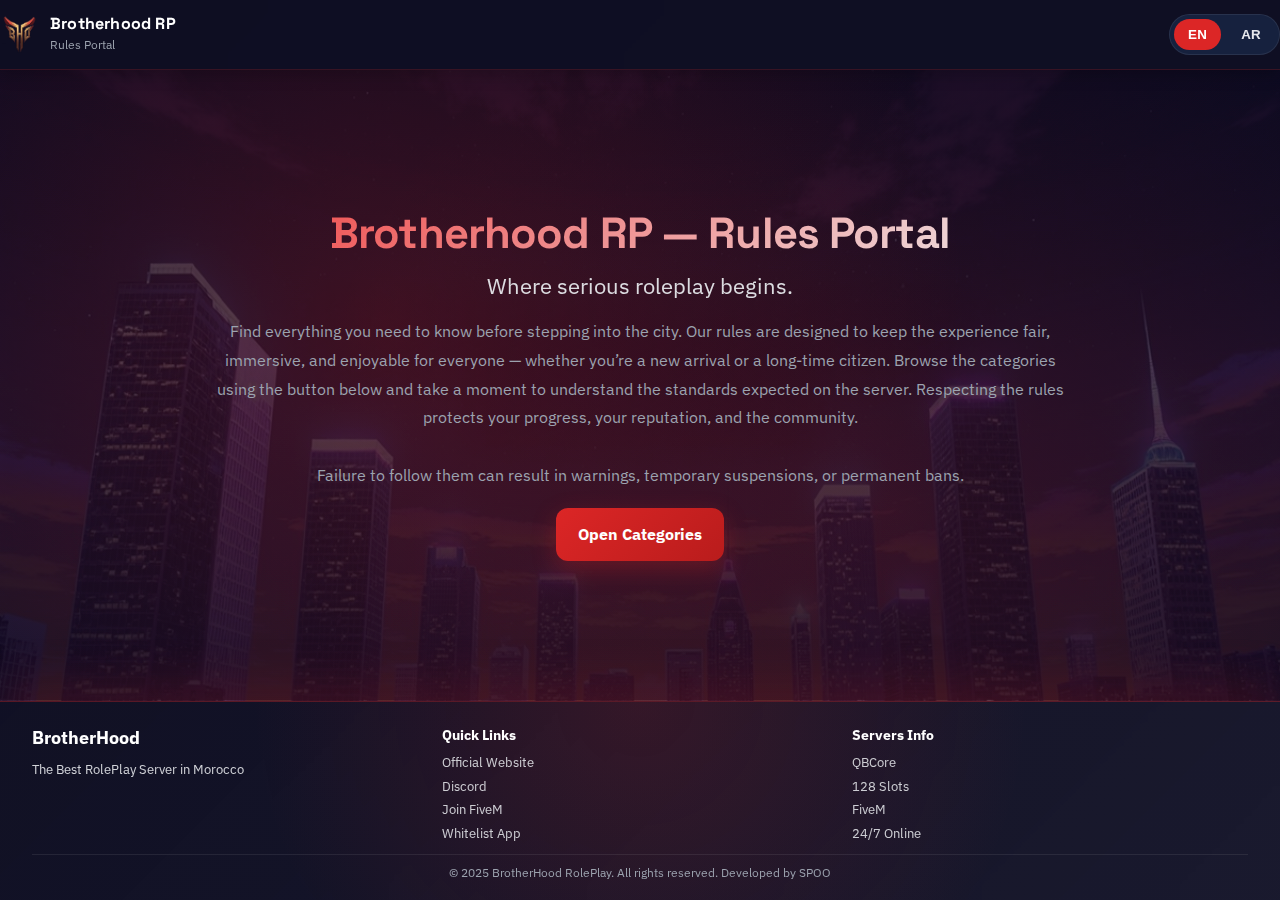
<file: index.html>
<!doctype html>
<html lang="en">
  <head>
    <meta charset="UTF-8" />
    <meta name="viewport" content="width=device-width, initial-scale=1.0" />
    <title>Brotherhood RP — Official Rules Portal</title>
    <meta name="description" content="Brotherhood RP official rules portal. Browse categories, read server guidelines, and understand the standards expected to keep roleplay fair, immersive, and enjoyable." />

    <meta name="robots" content="index,follow" />
    <link rel="canonical" href="https://rules.brotherhoodrp.site/" />
    <link rel="alternate" hreflang="en" href="https://rules.brotherhoodrp.site/?lang=en" />
    <link rel="alternate" hreflang="ar" href="https://rules.brotherhoodrp.site/?lang=ar" />
    <link rel="alternate" hreflang="x-default" href="https://rules.brotherhoodrp.site/" />

    <meta property="og:site_name" content="Brotherhood RP" />
    <meta property="og:type" content="website" />
    <meta property="og:title" content="Brotherhood RP — Official Rules Portal" />
    <meta property="og:description" content="Brotherhood RP official rules portal. Browse categories, read server guidelines, and understand the standards expected to keep roleplay fair, immersive, and enjoyable." />
    <meta property="og:url" content="https://rules.brotherhoodrp.site/" />
    <meta property="og:image" content="https://rules.brotherhoodrp.site/images/preview-sm.png" />

    <meta name="twitter:card" content="summary_large_image" />
    <meta name="twitter:title" content="Brotherhood RP — Official Rules Portal" />
    <meta name="twitter:description" content="Brotherhood RP official rules portal. Browse categories, read server guidelines, and understand the standards expected to keep roleplay fair, immersive, and enjoyable." />
    <meta name="twitter:image" content="https://rules.brotherhoodrp.site/images/preview-sm.png" />
    <link rel="icon" type="image/png" href="./images/icon.png" />
    <link rel="apple-touch-icon" href="./images/icon.png" />
    <link rel="preconnect" href="https://fonts.googleapis.com" />
    <link rel="preconnect" href="https://fonts.gstatic.com" crossorigin />
    <link href="https://fonts.googleapis.com/css2?family=Space+Grotesk:wght@500;600;700&family=IBM+Plex+Sans:wght@400;500;600;700&family=Cairo:wght@400;600;700;800&display=swap" rel="stylesheet" />
    <link rel="stylesheet" href="./css/style.css" />
  </head>
  <body>
    <header class="topbar">
      <div class="container topbar__inner">
        <div class="brand" aria-label="Brotherhood RP">
          <div class="brand__mark" aria-hidden="true"></div>
          <div class="brand__text">
            <div class="brand__title">Brotherhood RP</div>
            <div class="brand__subtitle" id="brandSubtitle">Official Rules</div>
          </div>
        </div>

        <div class="topbar__actions">
          <div class="lang">
            <button class="lang__btn" id="langEn" type="button" aria-pressed="true">EN</button>
            <button class="lang__btn" id="langAr" type="button" aria-pressed="false">AR</button>
          </div>
        </div>
      </div>
    </header>

    <main>
      <section class="hero hero--home">
        <div class="container hero__inner">
          <h1 class="hero__title" id="pageTitle">Brotherhood RP — Rules Portal</h1>
          <p class="hero__subtitle" id="pageSubtitle">Where serious roleplay begins.</p>
          <p class="hero__desc" id="pageDesc">Find everything you need to know before stepping into the city. Our rules are designed to keep the experience fair, immersive, and enjoyable for everyone — whether you’re a new arrival or a long-time citizen. Browse the categories using the button below and take a moment to understand the standards expected on the server. Respecting the rules protects your progress, your reputation, and the community.

Failure to follow them can result in warnings, temporary suspensions, or permanent bans.</p>

          <div class="homeCtas">
            <a class="homeBtn" id="homeBtn" href="./rules.html?lang=en">View Rules Categories</a>
          </div>
        </div>
      </section>
    </main>

    <footer class="footer footer--home">
      <div class="container">
        <div class="footer-content">
          <div class="footer-section">
            <h3>BrotherHood</h3>
            <p>The Best RolePlay Server in Morocco</p>
          </div>

          <div class="footer-section">
            <h4>Quick Links</h4>
            <ul>
              <li><a href="https://www.brotherhoodrp.site/" target="_blank" rel="noreferrer">Official Website</a></li>
              <li><a href="https://discord.com/invite/hh4YygkeNQ" target="_blank" rel="noreferrer">Discord</a></li>
              <li><a href="fivem://connect/cfx.re/join/5d565d">Join FiveM</a></li>
              <li><a href="https://wlapp.brotherhoodrp.site/" target="_blank" rel="noreferrer">Whitelist App</a></li>
            </ul>
          </div>

          <div class="footer-section">
            <h4>Servers Info</h4>
            <ul>
              <li>QBCore</li>
              <li>128 Slots</li>
              <li>FiveM</li>
              <li>24/7 Online</li>
            </ul>
          </div>
        </div>

        <div class="footer-bottom">
          <p>&copy; 2025 BrotherHood RolePlay. All rights reserved. Developed by SPOO</p>
        </div>
      </div>
    </footer>

    <script src="./js/script.js"></script>
  </body>
</html>
</file>
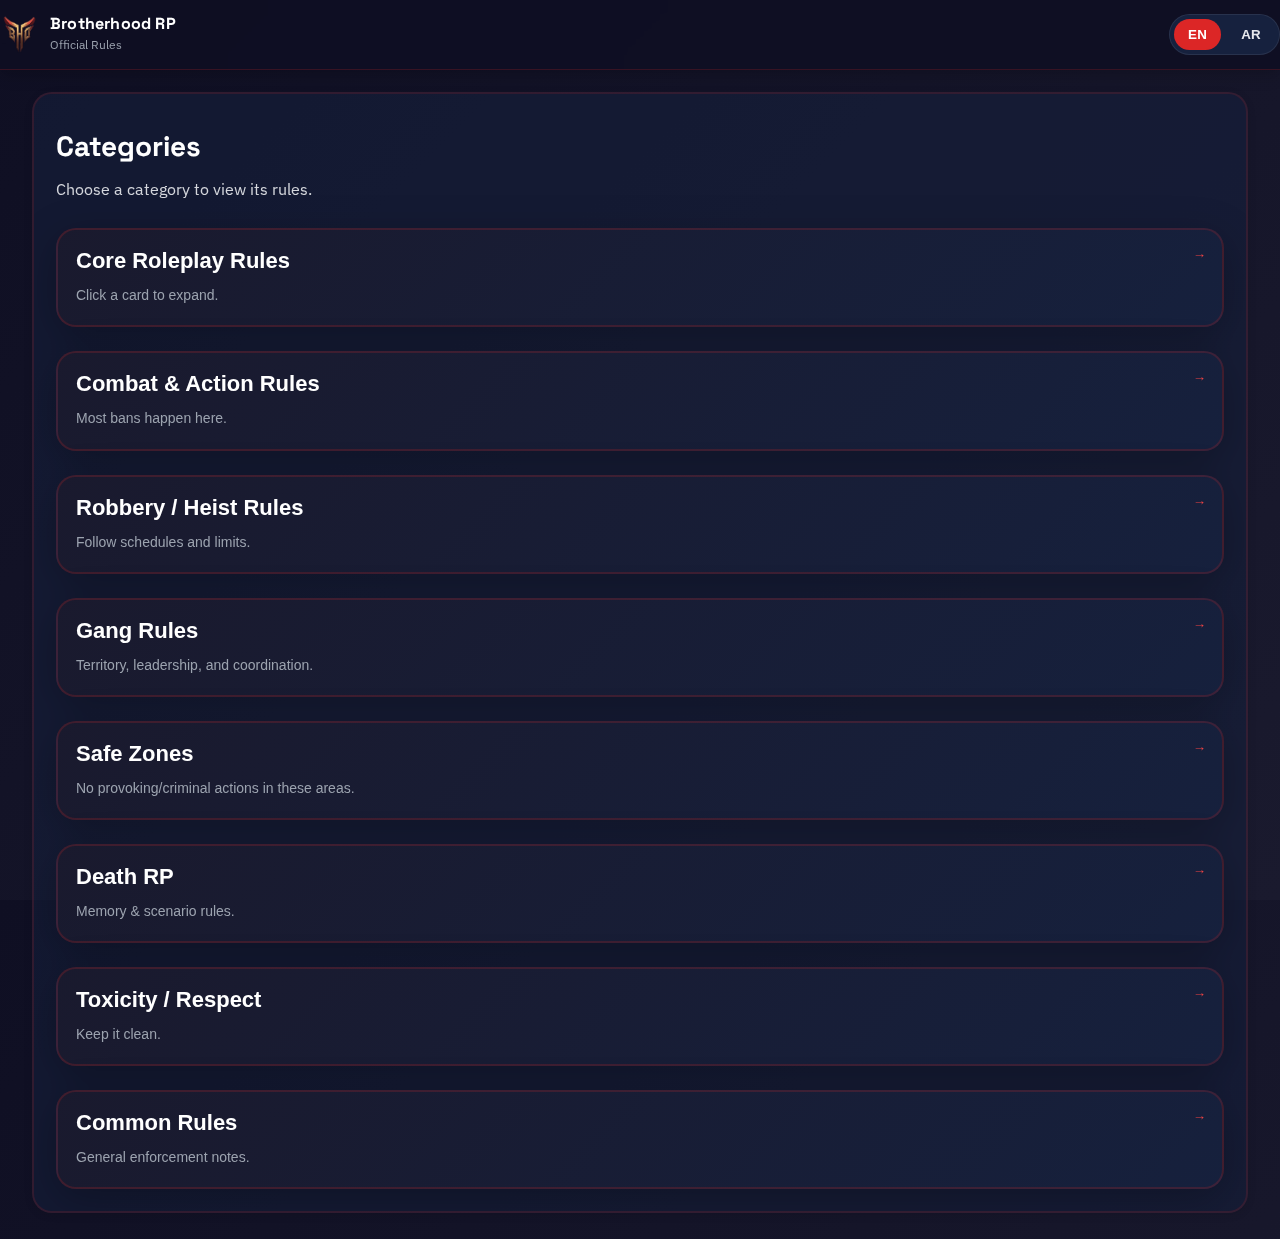
<file: rules.html>
<!doctype html>
<html lang="en">
  <head>
    <meta charset="UTF-8" />
    <meta name="viewport" content="width=device-width, initial-scale=1.0" />
    <title>Brotherhood RP — Rules</title>
    <meta name="description" content="Brotherhood RP official rules." />
    <meta property="og:type" content="website" />
    <meta property="og:url" content="https://rules.brotherhoodrp.site/rules.html" />
    <meta property="og:title" content="Brotherhood RP — Rules" />
    <meta property="og:description" content="Brotherhood RP official rules." />
    <meta property="og:image" content="https://raw.githubusercontent.com/itsSPOO/brotherhood-rulesrp/refs/heads/main/images/preview_sm.png" />
    <meta property="og:image:alt" content="Brotherhood RP Rules" />
    <meta property="twitter:card" content="summary_large_image" />
    <meta property="twitter:title" content="Brotherhood RP — Rules" />
    <meta property="twitter:description" content="Brotherhood RP official rules." />
    <meta property="twitter:image" content="https://raw.githubusercontent.com/itsSPOO/brotherhood-rulesrp/refs/heads/main/images/preview_sm.png" />
    <link rel="icon" type="image/png" href="./images/icon.png" />
    <link rel="apple-touch-icon" href="./images/icon.png" />
    <link rel="preconnect" href="https://fonts.googleapis.com" />
    <link rel="preconnect" href="https://fonts.gstatic.com" crossorigin />
    <link href="https://fonts.googleapis.com/css2?family=Space+Grotesk:wght@500;600;700&family=IBM+Plex+Sans:wght@400;500;600;700&family=Cairo:wght@400;600;700;800&display=swap" rel="stylesheet" />
    <link rel="stylesheet" href="./css/style.css" />
  </head>
  <body class="is-rules">
    <header class="topbar">
      <div class="container topbar__inner">
        <div class="brand" aria-label="Brotherhood RP">
          <div class="brand__mark" aria-hidden="true"></div>
          <div class="brand__text">
            <div class="brand__title">Brotherhood RP</div>
            <div class="brand__subtitle" id="brandSubtitle">Official Rules</div>
          </div>
        </div>

        <div class="topbar__actions">
          <button class="tocToggle" id="tocToggle" type="button">Categories</button>
          <div class="lang">
            <button class="lang__btn" id="langEn" type="button" aria-pressed="true">EN</button>
            <button class="lang__btn" id="langAr" type="button" aria-pressed="false">AR</button>
          </div>
        </div>
      </div>
    </header>

    <div class="tocOverlay" id="tocOverlay" aria-hidden="true">
      <div class="tocOverlay__panel" role="dialog" aria-modal="true" aria-label="Categories">
        <div class="tocOverlay__head">
          <div class="tocOverlay__title" id="tocOverlayTitle">Categories</div>
          <button class="tocOverlay__close" id="tocClose" type="button">Close</button>
        </div>
        <div class="tocOverlay__body">
          <div class="toc__grid toc__grid--mobile" id="tocGridMobile"></div>
        </div>
      </div>
    </div>

    <main>
      <section class="page">
        <div class="container">
          <div class="rulesApp" id="appRoot" data-view="list">
            <div class="rulesApp__panes">
              <div class="pane pane--list">
                <div class="pane__head">
                  <h2 class="pane__title" id="categoriesTitle">Categories</h2>
                  <p class="pane__subtitle" id="categoriesSubtitle">Choose a category to view its rules.</p>
                </div>

                <div class="catGrid" id="categoriesGrid"></div>
              </div>

              <div class="pane pane--detail" aria-live="polite">
                <div class="detailHead">
                  <button class="backBtn" id="backBtn" type="button">Back</button>
                  <div class="detailHead__text">
                    <div class="detailTitle" id="detailTitle">Category</div>
                    <div class="detailHint" id="detailHint"></div>
                  </div>
                </div>

                <div class="detailBody" id="detailBody"></div>

                <div class="detailNav">
                  <button class="nextBtn" id="nextCatBtn" type="button">Next</button>
                </div>
              </div>
            </div>
          </div>
        </div>
      </section>
    </main>

    <script src="./js/script.js"></script>
  </body>
</html>
</file>
<file: css/style.css>
:root{
  --primary-color:#dc2626;
  --primary-dark:#b91c1c;
  --primary-darker:#991b1b;
  --primary-light:#ef4444;

  --font-body:'IBM Plex Sans','Inter',sans-serif;
  --font-heading:'Space Grotesk','Inter',sans-serif;

  --bg-dark:#0f0f23;
  --bg-medium:#1a1a2e;
  --bg-light:#16213e;
  --bg-lighter:#1f2937;

  --text-white:#ffffff;
  --text-light:#e5e7eb;
  --text-gray:#9ca3af;
  --text-dark:#1f2937;

  --success:#22c55e;
  --warning:#f59e0b;
  --info:#3b82f6;
  --perma:#a855f7;

  --spacing-xs:8px;
  --spacing-sm:16px;
  --spacing-md:24px;
  --spacing-lg:32px;
  --spacing-xl:48px;
  --radius-sm:8px;
  --radius-md:12px;
  --radius-lg:16px;
  --radius-xl:20px;
  --radius-full:9999px;

  --transition-fast:0.15s ease;
  --transition-base:0.3s ease;
  --shadow-sm:0 2px 8px rgba(0, 0, 0, 0.1);
  --shadow-md:0 4px 16px rgba(0, 0, 0, 0.2);
  --shadow-lg:0 8px 32px rgba(0, 0, 0, 0.3);
  --shadow-xl:0 16px 48px rgba(0, 0, 0, 0.4);
  --shadow-primary:0 8px 24px rgba(220, 38, 38, 0.3);

  --border:rgba(255,255,255,.10);
  --border2:rgba(220,38,38,.22);
}

*{box-sizing:border-box}
html,body{height:100%}
html{scroll-behavior:smooth}
body{
  margin:0;
  font-family:var(--font-body);
  font-size:16px;
  line-height:1.6;
  background:linear-gradient(135deg, var(--bg-dark) 0%, var(--bg-medium) 100%);
  color:var(--text-white);
  overflow-x:hidden;
}

body:not(.is-rules){
  min-height:100vh;
  display:flex;
  flex-direction:column;
}

body:not(.is-rules) main{flex:1 1 auto;display:flex}

body:not(.is-rules) .hero--home{flex:1 1 auto;display:flex;align-items:center;padding:46px 0}

body[lang="ar"]{font-family:'Cairo',var(--font-body);direction:rtl}
body[lang="en"]{font-family:var(--font-body);direction:ltr}

.brand__title,
.pane__title,
.detailTitle,
.tocOverlay__title,
.hero__title{
  font-family:var(--font-heading);
}

/* Scrollbar (scoped) */
.rulesApp,
.rulesApp .pane,
.detailBody,
.tocOverlay__body{
  scrollbar-color: rgba(220, 38, 38, 0.75) rgba(255,255,255,0.06);
  scrollbar-width: thin;
}

.rulesApp .pane::-webkit-scrollbar,
.detailBody::-webkit-scrollbar,
.tocOverlay__body::-webkit-scrollbar{
  width: 10px;
  height: 10px;
}

.rulesApp .pane::-webkit-scrollbar-track,
.detailBody::-webkit-scrollbar-track,
.tocOverlay__body::-webkit-scrollbar-track{
  background: rgba(255,255,255,0.06);
  border-radius: 999px;
}

.rulesApp .pane::-webkit-scrollbar-thumb,
.detailBody::-webkit-scrollbar-thumb,
.tocOverlay__body::-webkit-scrollbar-thumb{
  background: linear-gradient(180deg, rgba(220, 38, 38, 0.90), rgba(185, 28, 28, 0.70));
  border-radius: 999px;
  border: 2px solid rgba(15, 15, 35, 0.85);
}

.rulesApp .pane::-webkit-scrollbar-thumb:hover,
.detailBody::-webkit-scrollbar-thumb:hover,
.tocOverlay__body::-webkit-scrollbar-thumb:hover{
  background: linear-gradient(180deg, rgba(220, 38, 38, 1), rgba(185, 28, 28, 0.88));
}

a{color:inherit}

.container{
  max-width:1400px;
  margin:0 auto;
  padding:0 var(--spacing-lg);
}

body.is-rules .container{
  max-width:1560px;
}

.topbar{
  position:sticky;
  top:0;
  z-index:50;
  background:rgba(15, 15, 35, 0.95);
  backdrop-filter:blur(10px);
  border-bottom:1px solid rgba(220, 38, 38, 0.2);
  box-shadow:var(--shadow-md);
}

.topbar__inner{
  display:flex;
  align-items:center;
  justify-content:space-between;
  padding:14px 0;
}

.topbar__actions{display:flex;align-items:center;gap:10px}

.tocToggle{
  border:2px solid rgba(255,255,255,.20);
  background:transparent;
  color:var(--text-white);
  padding:10px 14px;
  border-radius:var(--radius-md);
  cursor:pointer;
  font-weight:700;
  letter-spacing:.2px;
  transition:var(--transition-base);
}

.tocToggle:hover{background:rgba(255,255,255,.06)}

@media (min-width: 960px){
  .tocToggle{display:none}
}

.brand{display:flex;align-items:center;gap:12px;user-select:none}
.brand__mark{
  width:38px;height:38px;border-radius:10px;
  background-image: url("../images/logo.png");
  background-size: contain;
  background-repeat: no-repeat;
  background-position: center;
  box-shadow:none;
}
.brand__title{font-weight:800;letter-spacing:.2px;line-height:1.15;color:var(--text-white)}
.brand__subtitle{color:var(--text-gray);font-size:12px;margin-top:2px}

.lang{display:flex;gap:8px}
.lang__btn{
  border:none;
  background:transparent;
  color:var(--text-light);
  padding:8px 14px;
  border-radius:var(--radius-full);
  cursor:pointer;
  font-weight:600;
  letter-spacing:.3px;
}
.lang__btn[aria-pressed="true"]{
  background:var(--primary-color);
  color:var(--text-white);
}

.lang{
  gap:6px;
  background:var(--bg-light);
  padding:4px;
  border-radius:var(--radius-full);
  border:1px solid rgba(255,255,255,.08);
}

.hero{padding:56px 0 26px 0;position:relative;overflow:hidden}
.hero::before{
  content:"";
  position:absolute;inset:0;
  background:radial-gradient(circle at 30% 40%, rgba(220, 38, 38, 0.18), transparent 60%),
             radial-gradient(circle at 70% 70%, rgba(220, 38, 38, 0.12), transparent 60%);
  pointer-events:none;
}
.hero__inner{position:relative;text-align:center;z-index:1}
.hero__title{
  margin:0;
  font-size:clamp(30px, 3.4vw, 46px);
  font-weight:800;
  letter-spacing:-.02em;
  line-height:1.12;
  background: linear-gradient(135deg, rgba(239, 68, 68, 1), rgba(255,255,255,.92));
  -webkit-background-clip:text;
  -webkit-text-fill-color:transparent;
  background-clip:text;
}
.hero__subtitle{margin:10px 0 0 0;color:var(--text-light);font-size:clamp(16px, 1.8vw, 22px);opacity:.95}
.hero__desc{margin:14px auto 0 auto;max-width:860px;color:var(--text-gray);line-height:1.8;white-space:pre-line}

.hero--home{
  padding:72px 0 54px 0;
  isolation:isolate;
}

.hero--home::after{
  content:"";
  position:absolute;
  inset:0;
  background:
    linear-gradient(180deg, rgba(15,15,35,.86) 0%, rgba(15,15,35,.78) 45%, rgba(15,15,35,.92) 100%),
    url("../images/hero-bg.jpg");
  background-size:cover;
  background-position:center;
  filter:saturate(1.05) contrast(1.05);
  z-index:-1;
  pointer-events:none;
}

.hero--home::before{
  background: radial-gradient(circle at 30% 40%, rgba(220, 38, 38, 0.22), transparent 60%),
             radial-gradient(circle at 70% 70%, rgba(220, 38, 38, 0.14), transparent 60%);
}

.homeCtas{margin-top:18px;display:flex;justify-content:center}

.homeBtn{
  display:inline-flex;
  align-items:center;
  justify-content:center;
  gap:10px;
  padding:14px 22px;
  border-radius:var(--radius-md);
  text-decoration:none;
  font-weight:800;
  color:var(--text-white);
  background: linear-gradient(135deg, var(--primary-color), var(--primary-dark));
  box-shadow: var(--shadow-primary);
  transition: var(--transition-base);
}

.homeBtn:hover{transform: translateY(-2px); box-shadow: 0 12px 32px rgba(220, 38, 38, 0.4)}

.homeImages{margin-top:22px;display:flex;justify-content:center}

.homeImages__banner{
  width:min(980px, 100%);
  height:auto;
  border-radius:var(--radius-xl);
  border:1px solid rgba(255,255,255,.08);
  box-shadow: var(--shadow-lg);
}

.page{padding:22px 0 26px 0}

.rulesApp{
  border:2px solid rgba(220, 38, 38, 0.15);
  background:rgba(22, 33, 62, 0.55);
  border-radius:var(--radius-xl);
  box-shadow:var(--shadow-sm);
  overflow:hidden;
}

body.is-rules .rulesApp{
  min-height: 620px;
}

.rulesApp__panes{
  width:200%;
  display:flex;
  transition: transform 0.45s cubic-bezier(0.34, 1.56, 0.64, 1);
  will-change: transform;
}

.pane{
  flex:0 0 50%;
  padding:18px;
  min-height:420px;
}

body.is-rules .pane{
  padding:22px;
}

@media (min-width: 960px){
  .rulesApp__panes{
    width:100%;
    transform:none !important;
    transition:none;
    height:100%;
  }

  .pane{
    flex:initial;
    min-height:auto;
    height:100%;
  }

  .rulesApp[data-view="list"] .pane--detail{display:none}
  .rulesApp[data-view="list"] .pane--list{flex:1}

  .rulesApp[data-view="detail"]{
    height: min(920px, calc(100vh - 170px));
  }

  .rulesApp[data-view="detail"] .pane--list{overflow:auto}
  .rulesApp[data-view="detail"] .pane--detail{overflow:hidden}

  .rulesApp[data-view="detail"] .pane--list{
    flex:0 0 520px;
    border-right:1px solid rgba(255,255,255,.08);
  }

  html[dir="rtl"] .rulesApp[data-view="detail"] .pane--list{
    border-right:0;
    border-left:1px solid rgba(255,255,255,.08);
  }

  .rulesApp[data-view="detail"] .pane--detail{display:block;flex:1}

  .backBtn{display:none}
}

.pane__head{padding:8px 0 12px 0}
.pane__title{margin:0;font-size:28px;font-weight:800;color:var(--text-white)}
.pane__subtitle{margin:8px 0 0 0;color:var(--text-light);opacity:.92;line-height:1.6}

.rulesApp[data-view="list"] .rulesApp__panes{transform: translateX(0)}
.rulesApp[data-view="detail"] .rulesApp__panes{transform: translateX(-50%)}
html[dir="rtl"] .rulesApp[data-view="detail"] .rulesApp__panes{transform: translateX(50%)}

.catGrid{
  margin-top:14px;
  display:grid;
  grid-template-columns:repeat(2, minmax(0, 1fr));
  gap:var(--spacing-md);
}
@media (max-width: 860px){
  .catGrid{grid-template-columns:1fr}
}

@media (min-width: 960px){
  .catGrid{grid-template-columns:1fr}
}

.catCard{
  width:100%;
  text-align:left;
  cursor:pointer;
  border:2px solid rgba(220, 38, 38, 0.20);
  background: linear-gradient(135deg, rgba(26, 26, 46, 0.95) 0%, rgba(22, 33, 62, 0.95) 100%);
  border-radius:var(--radius-xl);
  padding:18px;
  box-shadow: 0 10px 40px rgba(0, 0, 0, 0.25);
  transition: all 0.4s cubic-bezier(0.34, 1.56, 0.64, 1);
  position:relative;
  overflow:hidden;
}

.catCard--active{
  border-color: rgba(220, 38, 38, 0.65);
  box-shadow: 0 18px 50px rgba(220, 38, 38, 0.22);
}

.catCard:hover{
  transform: translateY(-10px) scale(1.02);
  box-shadow: 0 25px 60px rgba(220, 38, 38, 0.28);
  border-color: rgba(220, 38, 38, 0.45);
}

.catCard__title{font-size:22px;font-weight:800;color:var(--text-white);margin:0}
.catCard__desc{margin-top:10px;color:var(--text-gray);line-height:1.7}
.catCard__arrow{position:absolute;right:16px;top:16px;color:var(--primary-light);font-weight:800}
html[dir="rtl"] .catCard{text-align:right}
html[dir="rtl"] .catCard__arrow{right:auto;left:16px}

@media (min-width: 960px){
  .catCard{padding:18px}
  .catCard__title{font-size:22px}
  .catCard__desc{font-size:14px;line-height:1.65}
}

.detailHead{
  display:flex;
  align-items:center;
  gap:12px;
  padding:8px 0 14px 0;
  border-bottom:1px solid rgba(255,255,255,.08);
  margin-bottom:14px;
}

.backBtn{
  border:none;
  cursor:pointer;
  padding:10px 14px;
  border-radius:var(--radius-md);
  color:var(--text-white);
  background: linear-gradient(135deg, var(--primary-color), var(--primary-dark));
  box-shadow: var(--shadow-primary);
  font-weight:700;
  transition: var(--transition-base);
}
.backBtn:hover{transform: translateY(-2px); box-shadow: 0 12px 32px rgba(220, 38, 38, 0.4)}

.detailTitle{font-size:26px;font-weight:800;color:var(--text-white)}
.detailHint{margin-top:4px;color:var(--text-gray);font-size:13px}
.pane--detail{position:relative;display:flex;flex-direction:column}
.detailBody{padding-bottom:96px;flex:1 1 auto;overflow:auto}

.detailNav{position:absolute;right:18px;bottom:18px;margin:0;padding:0;border:0}

.nextBtn{
  border:none;
  cursor:pointer;
  padding:12px 16px;
  border-radius:var(--radius-md);
  color:var(--text-white);
  background: linear-gradient(135deg, var(--primary-color), var(--primary-dark));
  box-shadow: var(--shadow-primary);
  font-weight:700;
  transition: var(--transition-base);
}

.nextBtn:hover{transform: translateY(-2px); box-shadow: 0 12px 32px rgba(220, 38, 38, 0.4)}

html[dir="rtl"] .detailNav{right:auto;left:18px}

@media (min-width: 960px){
  .rulesApp[data-view="list"] .detailNav{display:none}
}

.rulesList{display:grid;gap:12px}

.ruleItem{
  background: var(--bg-light);
  border: 1px solid rgba(255,255,255,.10);
  border-radius: var(--radius-lg);
  padding: 14px;
  box-shadow: var(--shadow-sm);
}

.ruleItem__head{
  display:flex;
  align-items:flex-start;
  justify-content:space-between;
  gap:12px;
}

.ruleItem__title{
  font-weight:800;
  color: var(--text-white);
  line-height:1.35;
}

.ruleItem__desc{
  margin-top:10px;
  color: var(--text-light);
  opacity:.95;
  line-height:1.75;
}

html[dir="rtl"] .ruleItem__head{flex-direction:row-reverse}

@media (max-width: 520px){
  .ruleItem__head{flex-direction:column;align-items:flex-start}
  html[dir="rtl"] .ruleItem__head{align-items:flex-end}
}

.detailSection{margin-top:14px}
.detailSection:first-child{margin-top:0}
.detailSectionTitle{font-size:16px;font-weight:800;color:var(--text-white);margin:0 0 10px 0}

.toc__grid{display:grid;gap:10px}
.toc__grid--mobile{grid-template-columns:1fr}
.toc__item{display:flex;align-items:center;justify-content:space-between;padding:12px 12px;border-radius:14px;background:rgba(255,255,255,.05);border:1px solid rgba(255,255,255,.10);text-decoration:none;transition:transform .12s ease, background .12s ease, border-color .12s ease}
.toc__item:hover{transform:translateY(-1px);background:rgba(255,255,255,.06);border-color:rgba(255,255,255,.18)}
.toc__label{font-weight:800;letter-spacing:.2px}
.toc__chev{color:var(--text-gray)}

.section{margin-top:26px;scroll-margin-top:88px}
.section__head{display:flex;align-items:flex-end;justify-content:space-between;gap:12px}
.section__title{margin:0;font-size:24px;font-weight:1000;letter-spacing:.2px}
.section__hint{margin:0;color:var(--text-gray);font-size:12px}

.cards{
  margin-top:12px;
  display:grid;
  grid-template-columns:1fr;
  gap:12px;
}
@media (min-width: 1100px){
  .cards{grid-template-columns:repeat(2, minmax(0,1fr))}
}

.card{
  background: linear-gradient(135deg, rgba(26, 26, 46, 0.95) 0%, rgba(22, 33, 62, 0.95) 100%);
  border-radius: var(--radius-xl);
  padding:0;
  border: 2px solid rgba(220, 38, 38, 0.2);
  transition: all 0.4s cubic-bezier(0.34, 1.56, 0.64, 1);
  box-shadow: 0 10px 40px rgba(0, 0, 0, 0.3);
  backdrop-filter: blur(10px);
  overflow:hidden;
}

.card:hover{
  transform: translateY(-6px) scale(1.01);
  box-shadow: 0 25px 60px rgba(220, 38, 38, 0.28);
  border-color: rgba(220, 38, 38, 0.45);
}
.card__btn{
  width:100%;
  padding:16px 16px;
  display:flex;
  align-items:center;
  justify-content:space-between;
  gap:12px;
  cursor:pointer;
  border:0;
  background:transparent;
  color:inherit;
  text-align:left;
}
.card__title{font-weight:1000;letter-spacing:.15px}
.card__meta{display:flex;align-items:center;gap:10px;flex-shrink:0}
.card__desc{
  padding:0 16px 16px 16px;
  margin-top:-4px;
  color:var(--text-light);
  line-height:1.7;
  display:none;
}
.card[data-open="true"] .card__desc{display:block}

.badge{
  display:inline-flex;
  align-items:center;
  justify-content:center;
  padding:6px 10px;
  border-radius:999px;
  font-weight:900;
  letter-spacing:.2px;
  font-size:12px;
  border:1px solid rgba(255,255,255,.10);
}
.badge--danger{background:rgba(220, 38, 38, 0.18);border-color:rgba(220, 38, 38, 0.40);color:var(--text-white)}
.badge--warn{background:rgba(245, 158, 11, 0.18);border-color:rgba(245, 158, 11, 0.38);color:var(--text-white)}
.badge--mid{background:rgba(234,179,8,.16);border-color:rgba(234,179,8,.35);color:#fff3c4}
.badge--perma{background:rgba(168,85,247,.18);border-color:rgba(168,85,247,.36);color:#f1ddff}

.warning{
  margin-top:12px;
  border-radius:16px;
  padding:14px;
  background:rgba(239,68,68,.10);
  border:1px solid rgba(239,68,68,.28);
  color:#ffd4d4;
}
.warning__title{font-weight:900;margin:0 0 6px 0}
.warning__desc{margin:0;color:rgba(255,212,212,.88);line-height:1.5}

.tableWrap{margin-top:12px;overflow:auto;border-radius:16px;border:1px solid var(--border)}
.table{
  width:100%;
  border-collapse:separate;
  border-spacing:0;
  min-width:720px;
  background:rgba(255,255,255,.04);
}
.table th, .table td{
  padding:12px 12px;
  text-align:left;
  border-bottom:1px solid rgba(255,255,255,.08);
  font-size:14px;
}
.table th{color:var(--text-light);font-weight:800;background:rgba(255,255,255,.04)}
.table tr:nth-child(even) td{background:rgba(255,255,255,.02)}
.table tr:last-child td{border-bottom:0}

.list{
  margin-top:12px;
  padding:0;
  list-style:none;
  display:grid;
  grid-template-columns:repeat(2, minmax(0,1fr));
  gap:10px;
}
@media (max-width:860px){
  .list{grid-template-columns:1fr}
}
.list__item{
  padding:12px 14px;
  border-radius:14px;
  background:rgba(255,255,255,.05);
  border:1px solid rgba(255,255,255,.10);
  color:var(--text-light);
}

.safeZones{
  margin-top:12px;
  display:grid;
  grid-template-columns:repeat(auto-fit, minmax(190px, 220px));
  gap:10px;
  justify-content:center;
}
@media (max-width:920px){
  .safeZones{grid-template-columns:repeat(auto-fit, minmax(180px, 1fr))}
}
.safeZone{
  background:rgba(255,255,255,.05);
  border:1px solid rgba(255,255,255,.10);
  border-radius:var(--radius-lg);
  padding:14px;
  transition:background .12s ease, border-color .12s ease, transform .12s ease;
}
.safeZone__img{
  width:100%;
  height:120px;
  object-fit:cover;
  display:block;
  border-radius:12px;
  margin:0 0 10px 0;
  border:1px solid rgba(255,255,255,.10);
}
.safeZone:hover{
  background:rgba(255,255,255,.06);
  border-color:rgba(255,255,255,.18);
  transform:translateY(-1px);
}
.safeZone__name{font-weight:900}
.safeZone__note{margin-top:6px;color:var(--text-gray);font-size:12px;line-height:1.35}

.tocOverlay{
  position:fixed;
  inset:0;
  background:rgba(0,0,0,.55);
  display:none;
  z-index:100;
}
.tocOverlay[data-open="true"]{display:block}
.tocOverlay__panel{
  position:absolute;
  left:12px;
  right:12px;
  top:76px;
  bottom:12px;
  border-radius:var(--radius-xl);
  border:1px solid rgba(220, 38, 38, 0.25);
  background:rgba(15, 15, 35, 0.98);
  box-shadow:var(--shadow-xl);
  display:flex;
  flex-direction:column;
  overflow:hidden;
}
.tocOverlay__head{
  display:flex;
  align-items:center;
  justify-content:space-between;
  gap:12px;
  padding:14px;
  border-bottom:1px solid rgba(255,255,255,.10);
}
.tocOverlay__title{font-weight:1000;letter-spacing:.2px}
.tocOverlay__close{
  border:2px solid rgba(255,255,255,.20);
  background:transparent;
  color:var(--text-white);
  padding:10px 12px;
  border-radius:var(--radius-md);
  cursor:pointer;
  font-weight:700;
}
.tocOverlay__body{padding:14px;overflow:auto}

@media (min-width: 960px){
  .tocOverlay{display:none !important}
}

.footer.footer--home{
  margin-top:0;
  position:relative;
  isolation:isolate;
  background:linear-gradient(135deg, rgba(15, 15, 35, 0.48), rgba(26, 26, 46, 0.36));
  border-top:1px solid rgba(220, 38, 38, 0.35);
  backdrop-filter: blur(10px);
  -webkit-backdrop-filter: blur(10px);
  box-shadow:0 -18px 44px rgba(220, 38, 38, 0.16);
}

.footer.footer--home::before{
  content:"";
  position:absolute;
  inset:0;
  background:radial-gradient(circle at 50% 0%, rgba(220, 38, 38, 0.18), transparent 58%);
  opacity:.9;
  pointer-events:none;
  z-index:0;
}

.footer.footer--home .container{position:relative;z-index:1}

.footer.footer--home .container{padding-top:22px;padding-bottom:18px}

.footer.footer--home .footer-content{
  display:grid;
  grid-template-columns:repeat(3, minmax(0, 1fr));
  gap:14px;
}

@media (max-width: 860px){
  .footer.footer--home .footer-content{grid-template-columns:1fr;gap:12px}
}

.footer.footer--home .footer-section h3{
  margin:0;
  font-size:18px;
  font-weight:900;
  color:var(--text-white);
}

.footer.footer--home .footer-section h4{margin:0 0 8px 0;font-size:14px;font-weight:900;color:var(--text-white)}

.footer.footer--home .footer-section p{margin:8px 0 0 0;color:var(--text-light);opacity:.9;line-height:1.55;font-size:13px}

.footer.footer--home .footer-section ul{margin:0;padding:0;list-style:none;display:grid;gap:6px}

.footer.footer--home .footer-section li{color:var(--text-light);opacity:.88;font-size:13px;line-height:1.35}

.footer.footer--home .footer-section a{color:var(--text-light);text-decoration:none}

.footer.footer--home .footer-section a:hover{color:var(--primary-light)}

.footer.footer--home .footer-bottom{
  margin-top:12px;
  padding-top:10px;
  border-top:1px solid rgba(255,255,255,.08);
  text-align:center;
}

.footer.footer--home .footer-bottom p{margin:0;color:var(--text-gray);font-size:12px;line-height:1.4}

html[dir="rtl"] .footer.footer--home .footer-section,
body[lang="ar"] .footer.footer--home .footer-section{ text-align:right }

/* RTL support */
html[dir="rtl"] .card__btn{text-align:right}
html[dir="rtl"] .table th, html[dir="rtl"] .table td{text-align:right}
body[lang="ar"] .table th, body[lang="ar"] .table td{text-align:right}
</file>
